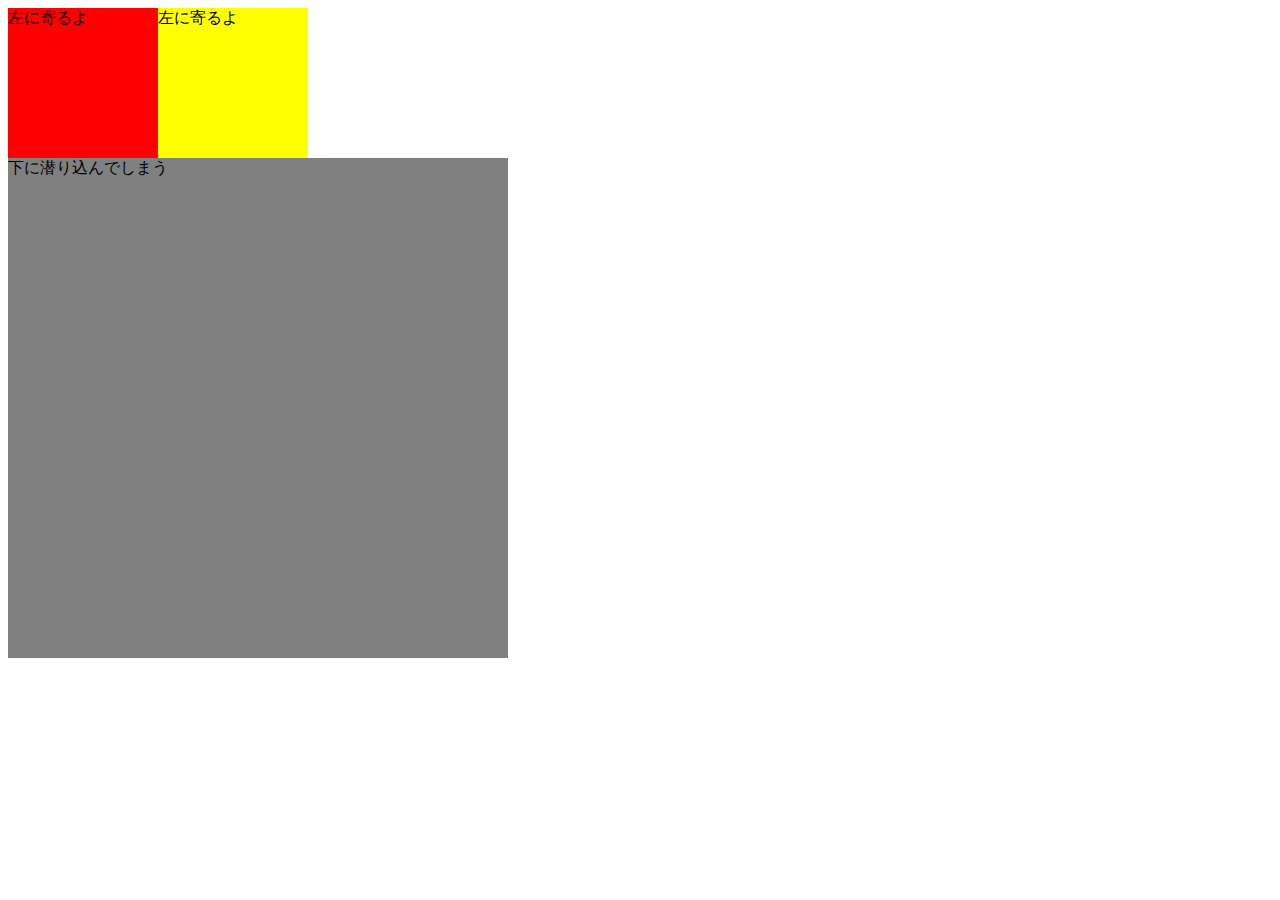
<file: HTML/index.html>
<!DOCTYPE html>
<html lang="en">
<head>
    <meta charset="UTF-8">
    <meta name="viewport" content="width=, initial-scale=1.0">
    <meta name="keywords" content="テックアイエス、プログラミングスクール">
    <meta name="description" content="自立とスキルを徹底サポートするプログラミングスクール、テックアイエス(TECH I.S.)。">
    
    <title>テストタイトル</title>
   <link rel="stylesheet" href="styles.css">

</head>
<body>
   <!-- koehamemoduasu -->

<!--<p><span style="color: red;">こんにちは！</span>今日もいい元気ですね。
    <span style="color: blue;">一日頑張りましょう！</span></p>-->
<div class="box1">左に寄るよ</div>
<div class="box2">左に寄るよ</div>
<div class="box3">下に潜り込んでしまう</div>



</body>
</html>
</file>
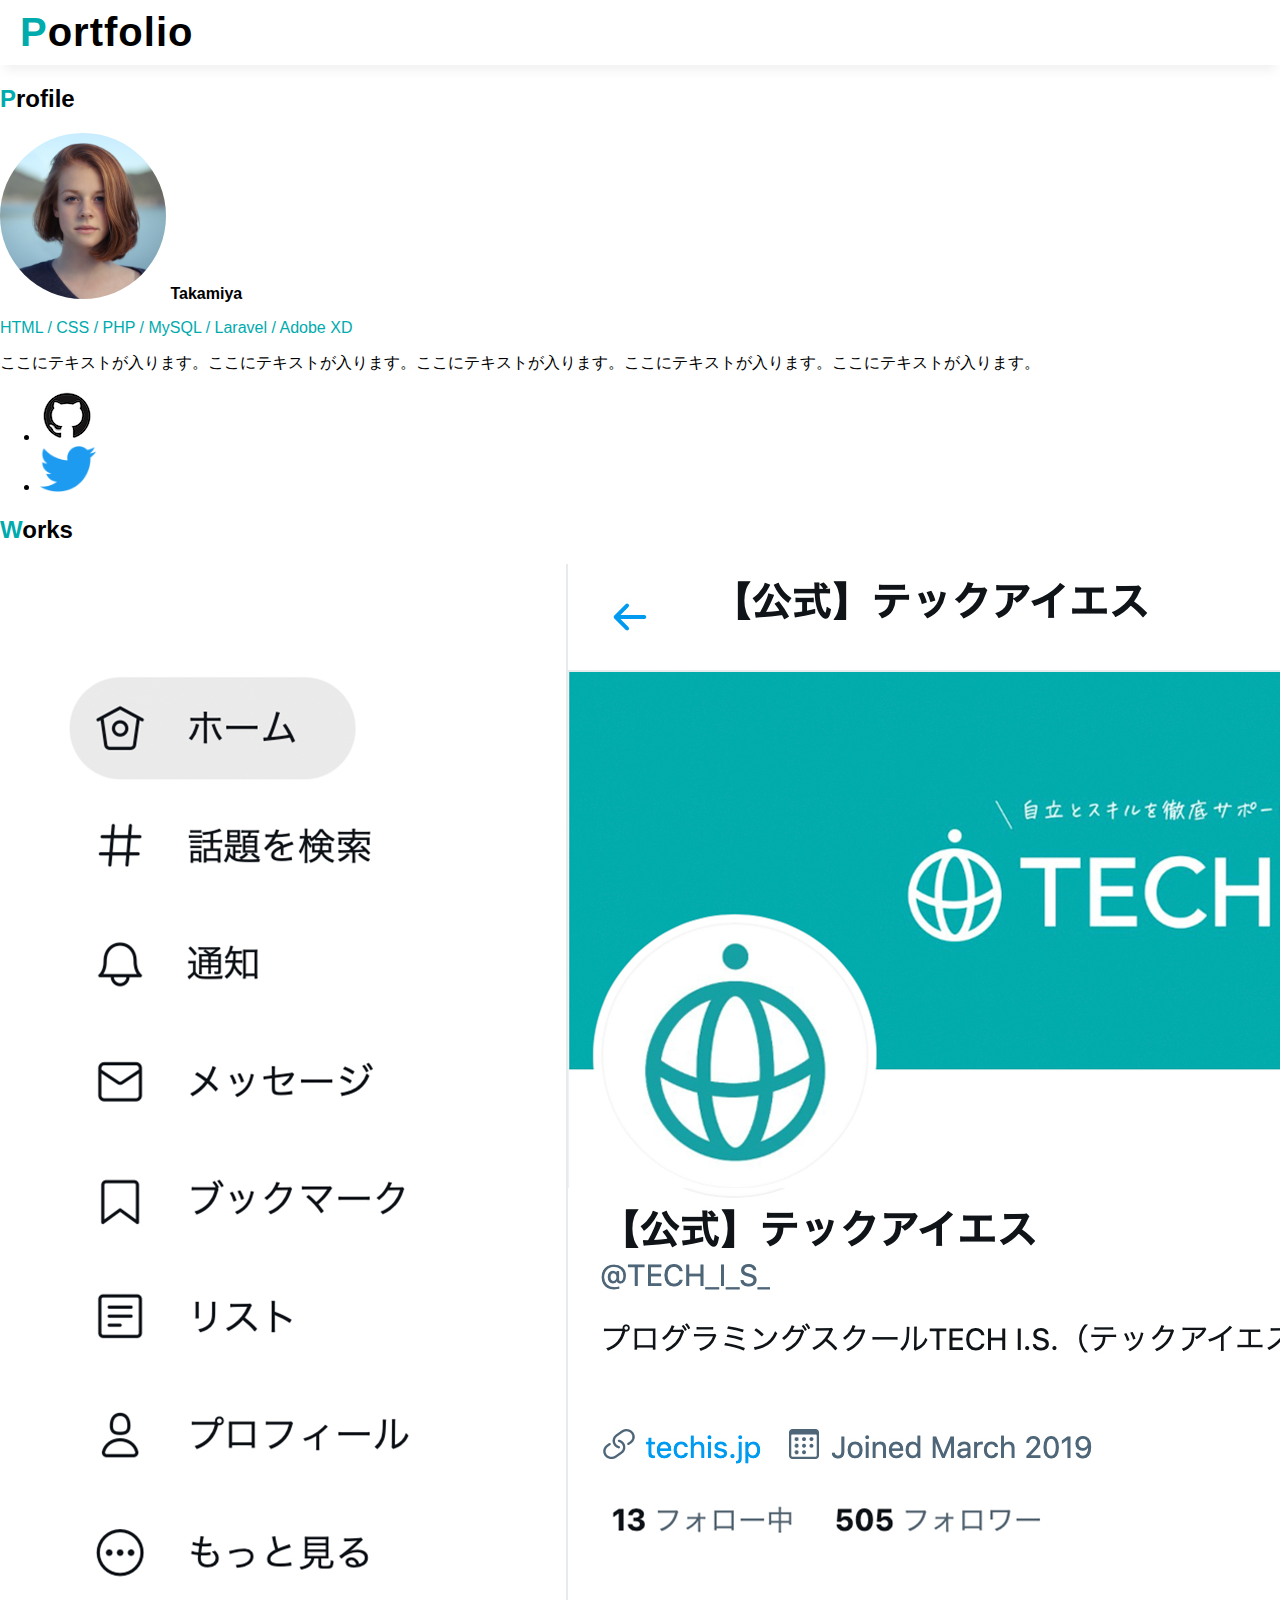
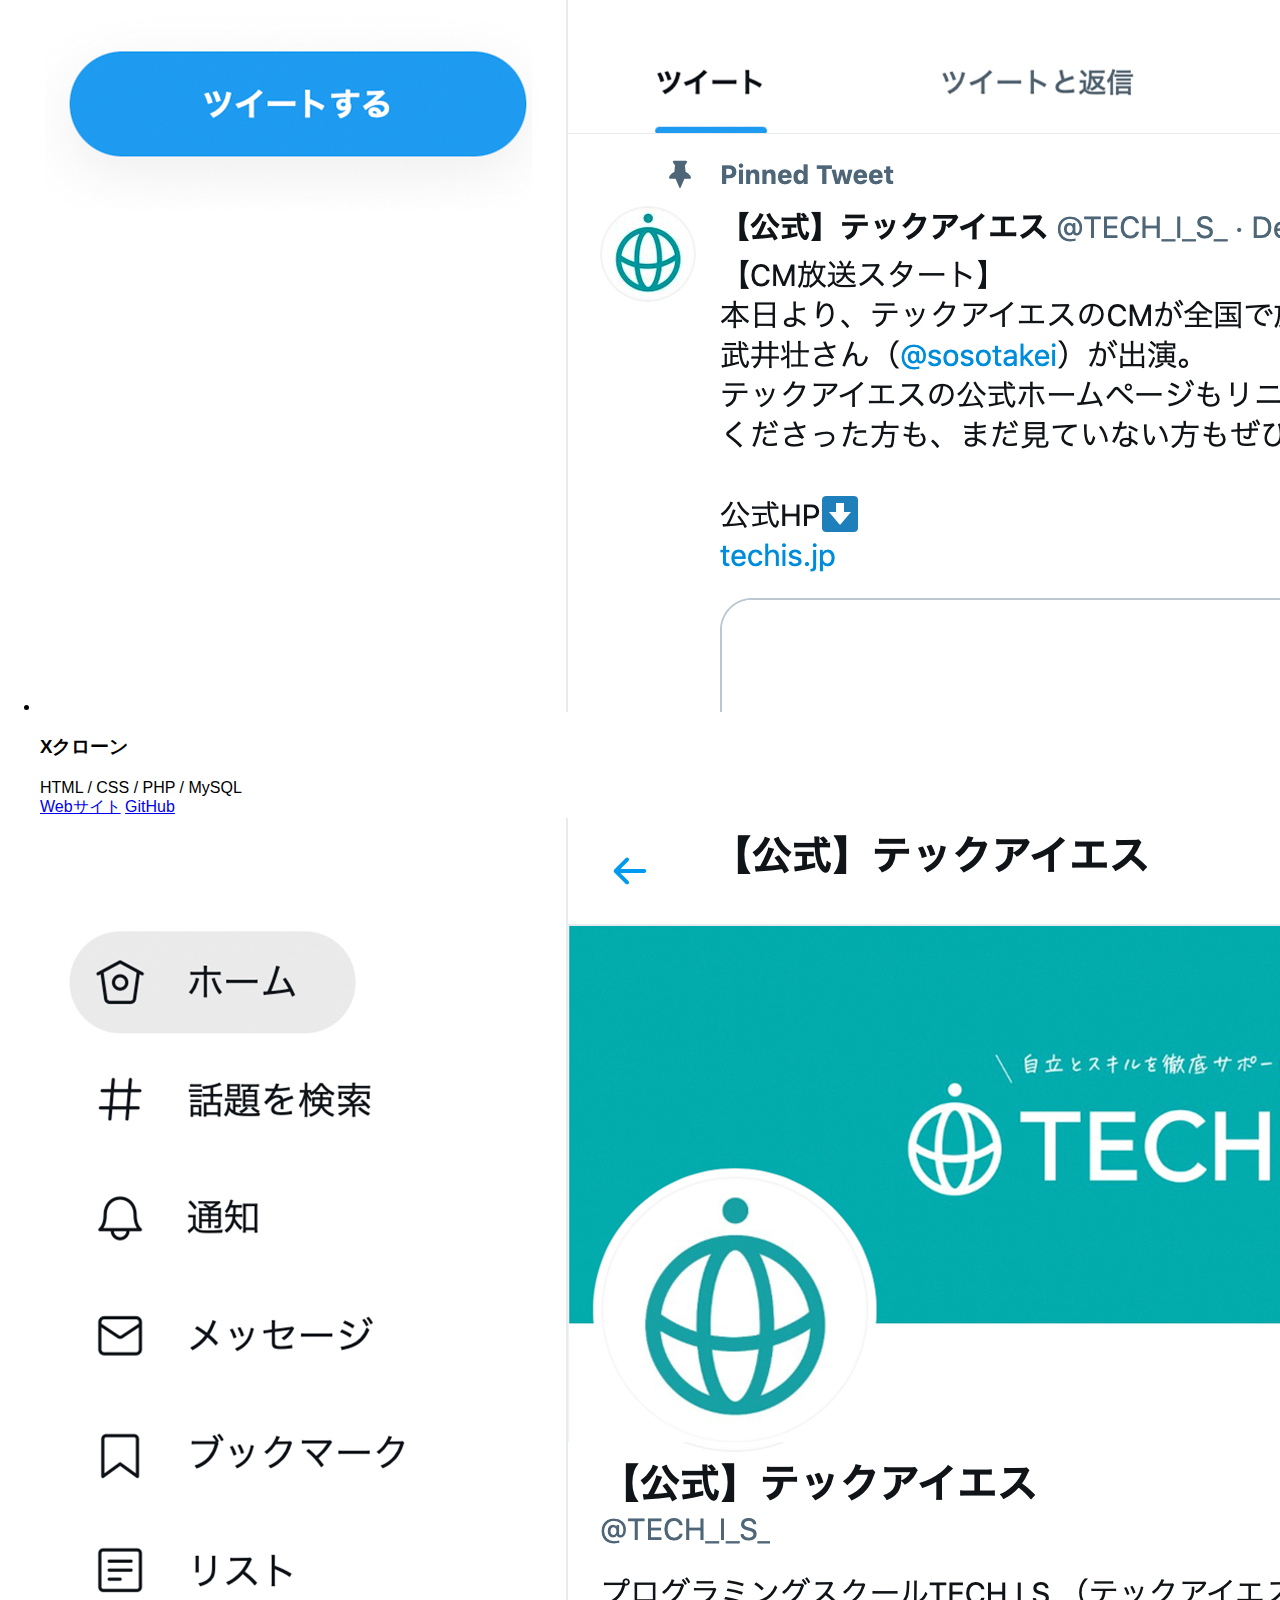
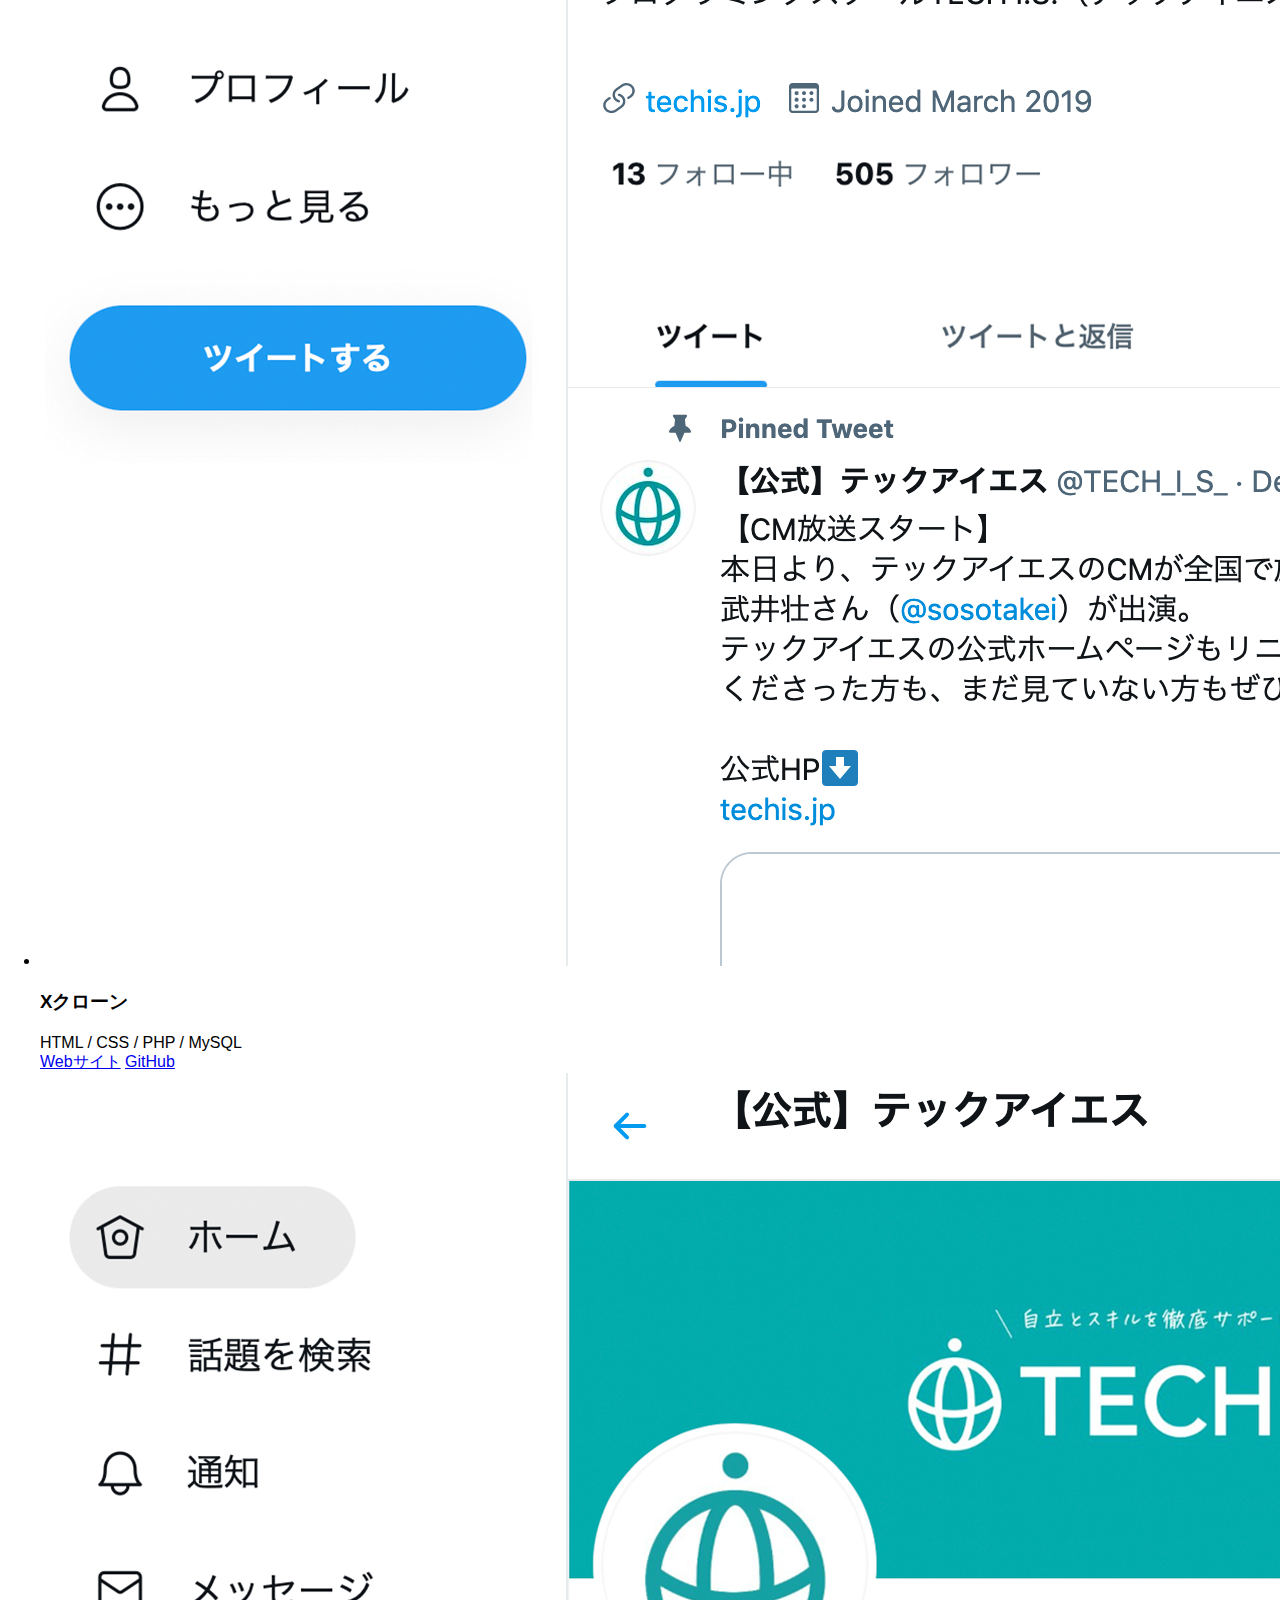
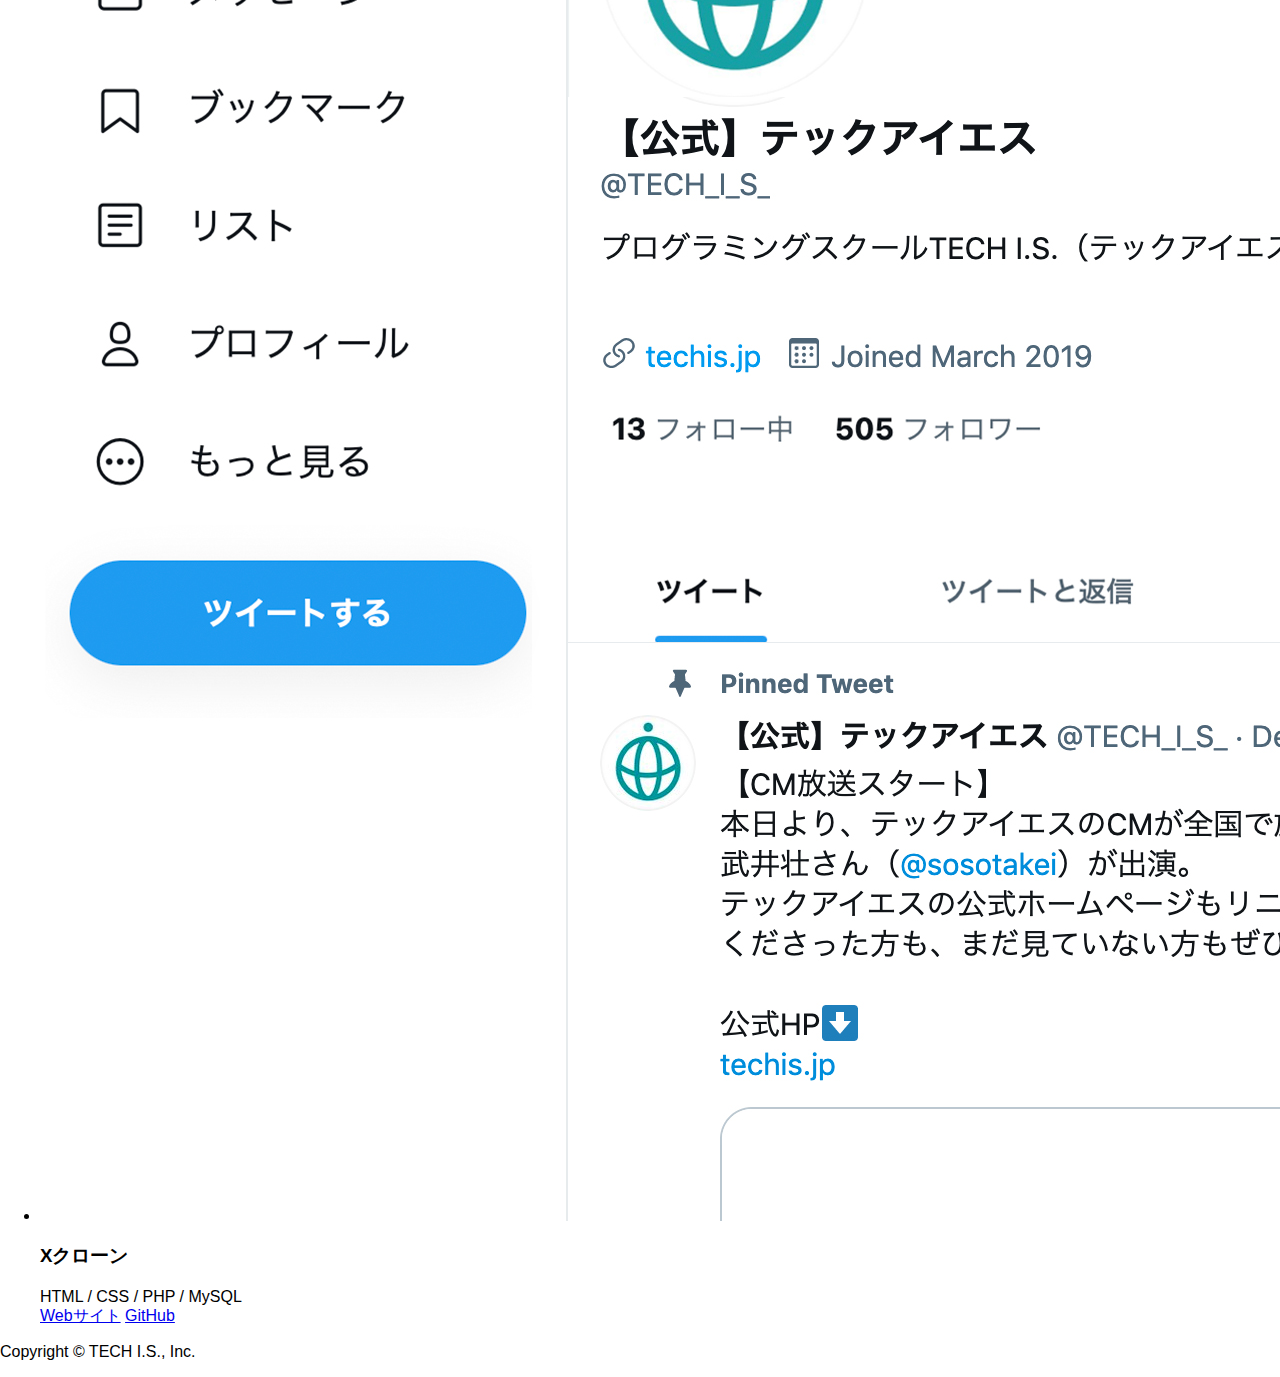
<file: PORTFOLIO/index.html>
<!DOCTYPE html>
<html lang="ja">
<head>
    <meta charset="UTF-8">
    <meta http-equiv="X-UA-Compatible" content="IE=edge">
    <meta name="viewport" content="width=device-width, initial-scale=1.0"> <!-- レスポンシブ対応 -->
    <meta name="description" content="テック太郎の自己紹介">
    <title>PORTFOLIO</title>

    <link rel="stylesheet" href="style.css">
</head>
<body>
    <header>
        <h1 class="block-header">
           <a href="">
            <span class="color-green">P</span>ortfolio
           </a>    
        </h1>
    </header>   

    <div class="block-main">
        <div class="box-profile">
            <h2 class="sub-title"><span class="color-green">P</span>rofile</h2>
            <div class="item-list">
                <img src="./img/profile.png" alt="プロフィール画像">
                <b>Takamiya</b>
                <p class="color-green">HTML / CSS / PHP / MySQL / Laravel / Adobe XD</p>
                <p>ここにテキストが入ります。ここにテキストが入ります。ここにテキストが入ります。ここにテキストが入ります。ここにテキストが入ります。</p>
            </div>
            <ul class="icon-list">
                <li>
                    <a href="">
                        <img src="./img/github.png" alt="GitHubのアイコン">
                    </a>
                </li>
                <li>
                    <a href="">
                        <img src="./img/twitter.png" alt="Twitterのアイコン">
                    </a>
                </li>
            </ul>
        </div>
        <div  class="box-works">
         <h2 class="sub-title"><span class="color-green">W</span>orks</h2>  
         <ul class="works-list">
            <li>
                <img src="img/work_1.jpeg" alt="Xクローンの画像">
                <h3>Xクローン</h3>
                <span>HTML / CSS / PHP / MySQL</span>
                <div class="link">
                    <a href="#">Webサイト</a>
                    <a href="#">GitHub</a>
                </div>
            </li>
            <li>
                <img src="img/work_1.jpeg" alt="Xクローンの画像">
                <h3>Xクローン</h3>
                <span>HTML / CSS / PHP / MySQL</span>
                <div class="link">
                    <a href="#">Webサイト</a>
                    <a href="#">GitHub</a>
                </div>
            </li>
            <li>
                <img src="img/work_1.jpeg" alt="Xクローンの画像">
                <h3>Xクローン</h3>
                <span>HTML / CSS / PHP / MySQL</span>
                <div class="link">
                    <a href="#">Webサイト</a>
                    <a href="#">GitHub</a>
                </div>
            </li>
         </ul> 
        </div>
    </div>
    <footer class="block-footer">
        <p>Copyright © TECH I.S., Inc.</p>
    </footer>

    
</body>
</html>
</file>
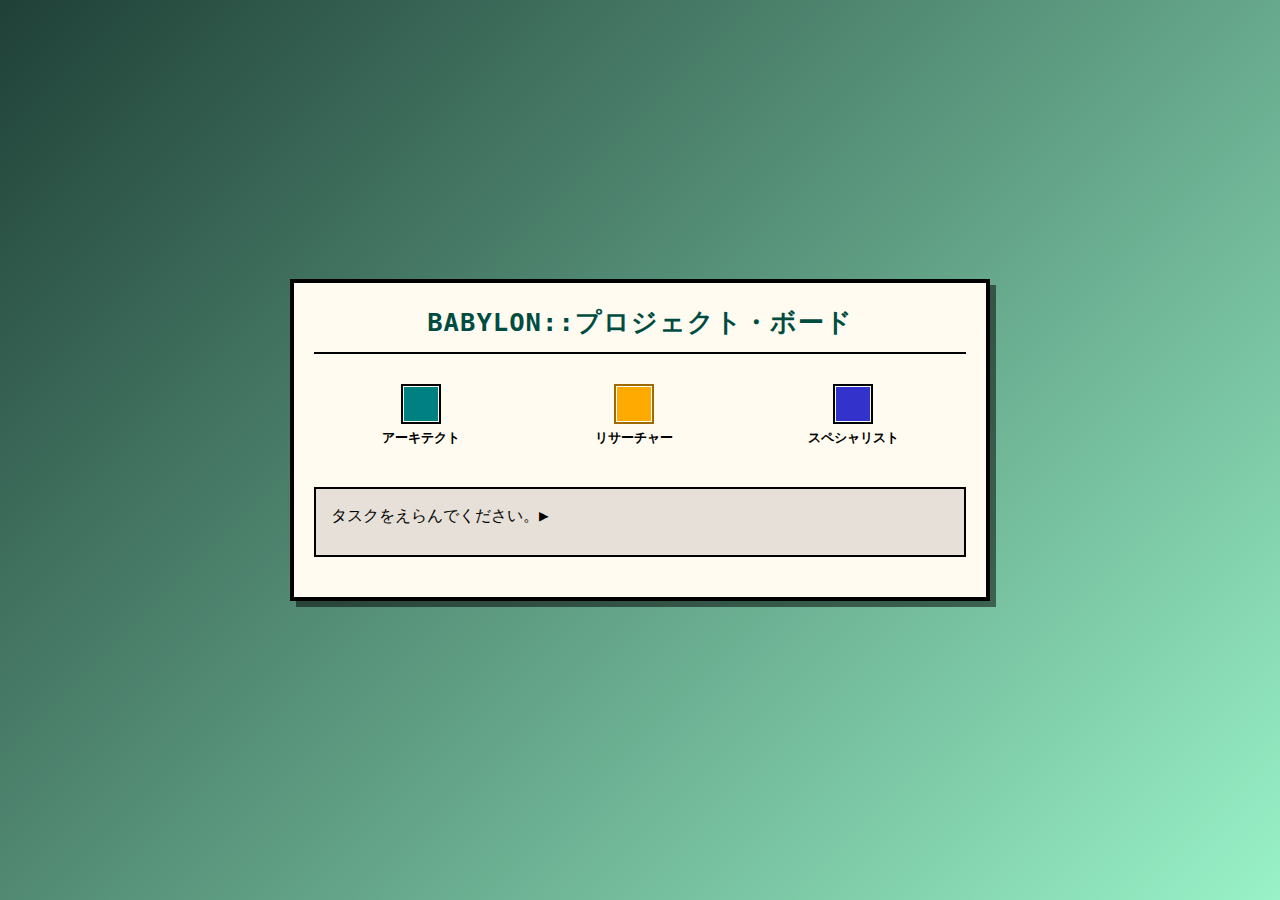
<file: test.html>
<!DOCTYPE html>
<html lang="ja">
<head>
    <meta charset="UTF-8">
    <meta name="viewport" content="width=device-width, initial-scale=1.0">
    <title>BABYLON::プロジェクト・ボード (PRO)</title>
    <style>
        /*
         * --- CSS スタイル定義 ---
         */

        :root {
            --color-window-bg: #fffbf0; 
            --color-window-border: #000;
            --color-text: #000;
            --color-link: #004d40; /* エメラルドグリーン系（プロフェッショナルな強調色） */
            --font-family-rpg: 'DotGothic16', monospace;
        }

        /* DotGothic16フォントをGoogle Fontsからインポート */
        @import url('https://fonts.googleapis.com/css2?family=DotGothic16&display=swap');

        * {
            margin: 0;
            padding: 0;
            box-sizing: border-box;
        }

        body {
            font-family: var(--font-family-rpg);
            background: linear-gradient(135deg, #1f4037 0%, #99f2c8 100%); /* プロジェクト/自然を意識したグリーン系 */
            color: var(--color-text);
            line-height: 1.5;
            min-height: 100vh;
            display: flex;
            flex-direction: column;
            align-items: center;
            justify-content: center;
            padding: 20px;
        }

        /* メインウィンドウ */
        .window-frame {
            background-color: var(--color-window-bg);
            border: 4px solid var(--color-window-border);
            box-shadow: 6px 6px 0 rgba(0, 0, 0, 0.5);
            padding: 20px;
            width: 100%;
            max-width: 700px;
            margin-bottom: 20px;
        }

        /* タイトル */
        h1 {
            font-size: 1.6em;
            color: var(--color-link); 
            text-align: center;
            margin-bottom: 20px;
            border-bottom: 2px solid var(--color-window-border);
            padding-bottom: 10px;
            letter-spacing: 1px;
            text-shadow: 1px 1px 0 #fff;
        }

        /* メッセージボックス */
        .message-box {
            background-color: #e6e0d8;
            border: 2px solid var(--color-window-border);
            padding: 15px;
            margin-bottom: 20px;
            min-height: 70px;
        }
        
        /* --- キャラクター表示エリア --- */
        .character-party {
            display: flex;
            justify-content: space-around;
            margin-bottom: 30px;
        }

        /* キャラクターボタン */
        .character-button {
            display: flex;
            flex-direction: column;
            align-items: center;
            cursor: pointer;
            padding: 10px;
            background: none;
            border: none;
            outline: none;
            transition: background-color 0.1s;
        }

        .character-button:hover {
            background-color: #f0f0f0;
        }

        .character-name {
            margin-top: 5px;
            color: var(--color-text);
            font-weight: bold;
        }

        /* キャラクター画像 (CSSスプライト風) */
        .character-sprite {
            width: 40px; 
            height: 40px; 
            border: 2px solid var(--color-window-border);
            box-shadow: 0 0 0 1px #fff inset; 
            transition: transform 0.1s; 
        }

        /* 各ジョブ固有の色 (エンジニアリングテーマに合わせた配色) */
        .job-architect { background-color: #008080; } /* アーキテクト: 構造/計画 (青緑) */
        .job-researcher { background-color: #ffaa00; border: 2px solid #a06a00; } /* リサーチャー: 調査/学習 (オレンジ) */
        .job-specialist { background-color: #3333cc; } /* スペシャリスト: 実装/実行 (濃い青) */
        
        /* 動きが加わったときのアニメーション */
        .character-sprite.active {
            animation: jump-and-move 0.4s ease-out;
        }

        @keyframes jump-and-move {
            0% { transform: translateY(0); }
            50% { transform: translateY(-10px) rotate(3deg); }
            100% { transform: translateY(0); }
        }

        /* --- 情報ウィンドウ（アコーディオン） --- */
        .info-window {
            background-color: #e6e0d8;
            border: 2px solid var(--color-window-border);
            padding: 15px;
            min-height: 100px;
            display: none; 
        }

        .info-window.active {
            display: block;
        }

        .data-label {
            color: var(--color-link);
            font-weight: bold;
            display: inline-block;
            width: 120px;
        }

        .cursor {
            color: var(--color-window-border);
            display: inline-block;
            animation: blink 0.7s infinite steps(1);
        }

        @keyframes blink {
            50% { opacity: 0; }
        }
    </style>
</head>
<body>

    <main class="window-frame">
        <h1>BABYLON::プロジェクト・ボード</h1>

        <div class="character-party">
            
            <button class="character-button" data-job="architect" data-info="アーキテクチャ設計をかいし！" data-target="info-architect">
                <div class="character-sprite job-architect" id="sprite-architect"></div>
                <span class="character-name">アーキテクト</span>
            </button>
            
            <button class="character-button" data-job="researcher" data-info="最新ドキュメントを参照！" data-target="info-researcher">
                <div class="character-sprite job-researcher" id="sprite-researcher"></div>
                <span class="character-name">リサーチャー</span>
            </button>

            <button class="character-button" data-job="specialist" data-info="コード最適化を実行します！" data-target="info-specialist">
                <div class="character-sprite job-specialist" id="sprite-specialist"></div>
                <span class="character-name">スペシャリスト</span>
            </button>
            
        </div>

        <div class="message-box">
            <p id="message-text">タスクをえらんでください。<span class="cursor">▶</span></p>
        </div>

        <div id="info-window-container">
            
            <div class="info-window" id="info-architect">
                <p>「**アーキテクチャ**」の持続性について分析します。</p>
                <p><span class="data-label">継続性スキル</span>：ランニング (ENDURANCE)</p>
                <p>コメント：長期運用に耐えうる**堅牢な設計**を提供します。</p>
            </div>

            <div class="info-window" id="info-researcher">
                <p>「**環境最適化**」の調査結果を報告します。</p>
                <p><span class="data-label">調査テーマ</span>：自然の中で生活 (DISTRIBUTED ENVIRONMENT)</p>
                <p>コメント：**分散型**で、どこでも機能するソリューションが理想です。</p>
            </div>

            <div class="info-window" id="info-specialist">
                <p>「**ワークフロー**」の効率化目標です。</p>
                <p><span class="data-label">目標ステータス</span>：家で仕事 (REMOTE EFFICIENCY)</p>
                <p>コメント：**リモート**でも最高のパフォーマンスを発揮するシステム構築を目指します。</p>
            </div>
            
        </div>
        
    </main>

    <script>
        /*
         * --- JavaScript スクリプト定義 ---
         * キャラクタークリックと情報表示を連動
         */

        document.addEventListener('DOMContentLoaded', () => {
            const charButtons = document.querySelectorAll('.character-button');
            const messageText = document.getElementById('message-text');

            // 全てのキャラクターボタンにイベントリスナーを設定
            charButtons.forEach(button => {
                button.addEventListener('click', () => {
                    const infoId = button.getAttribute('data-target');
                    const spriteId = `sprite-${button.getAttribute('data-job')}`;
                    const infoMessage = button.getAttribute('data-info');

                    // 1. 全ての情報ウィンドウを閉じる
                    closeAllInfoWindows();

                    // 2. 全てのキャラのactiveクラスを解除
                    document.querySelectorAll('.character-sprite').forEach(sprite => {
                        sprite.classList.remove('active');
                    });

                    // 3. クリックされたキャラを動かす
                    const clickedSprite = document.getElementById(spriteId);
                    animateCharacter(clickedSprite);

                    // 4. 情報ウィンドウを表示する
                    document.getElementById(infoId).classList.add('active');

                    // 5. メッセージボックスにメッセージを表示する
                    messageText.textContent = `▶ ${infoMessage}`;
                });
            });

            // 全ての情報ウィンドウを閉じる関数
            function closeAllInfoWindows() {
                document.querySelectorAll('.info-window').forEach(win => {
                    win.classList.remove('active');
                });
            }

            // キャラクターアニメーションを実行する関数
            function animateCharacter(spriteElement) {
                spriteElement.classList.add('active');
                setTimeout(() => {
                    spriteElement.classList.remove('active');
                }, 400); 
            }
        });
    </script>
</body>
</html>



 <!-- koehamemoduasu 
<h1>見出しが表示されるか確認</h1>
<p>文章が表示されるか確認</p>
<section>
    <h1>見出し１</h1>
    <a href="https://techis.jp/">テックアイエスのHPへ</a>
</section>
  <p class="test1">クラスとidの違いについて</p>
  <p id="test2">クラスとidの違いについて</p>
<style>
    table, th, td {
     border: 1px solid black;
     border-collapse: collapse; /* 二重線を防ぐ */
    }
    th, td {
     padding: 8px; /* 余白をつけると見やすい */
    }
</style>
<p>
  <span style="color: blue; font-size: 20px; font-weight: bold; font-family: 'Arial';">
    青くて太字で大きい文字
  </span>
</p>

-->
</file>
<file: HTML/styles.css>
/*.red{
    color: #FF0000;
}
.blue{
    color: #0000FF;
}

p{
    width: 200px;
}
    .normal{
    font-weight: normal;
}

.work1{
    line-height: 200%;
    letter-spacing:-0.2em;
}
.work2{
    line-height: 10em;
    letter-spacing:2em;
}*/
/*div{
    width: 150px;
    height: 150px;
}
p{
    width: 80px;
    border: dashed black;
    height: 200vh;
}*/

.box1{
    width: 150px;
    height: 150px;
    background: red ;
    float: left;
}
.box2{
    width: 150px;
    height: 150px;
    background: yellow ;
    float: left;
}
.box3{
    width: 500px;
    height: 500px;
    background: gray ;
    clear: left;
}
</file>
<file: PORTFOLIO/style.css>
@charset "UTF-8"; /*必ずしも要らない。文字化け防止のため*/

/*画面のスタイルシート*/

body {
    font-family: "Noto Sans JP",sans-serif;
    margin: 0;
    min-width: 1076px;

}

.color-green{
    color: #00abae;
}

/*[header]のスタイルシート*/

.block-header {
    margin: 10px 0;
    padding: 0 20px 10px;
    box-shadow: 0px 10px 10px -5px rgba(204,204,204,0.3);
}   /*セレクタ列挙*/

.block-header a {
    font-size: 40px;
    color: #000;
    text-decoration: none;
    letter-spacing: 1px;
}
</file>
